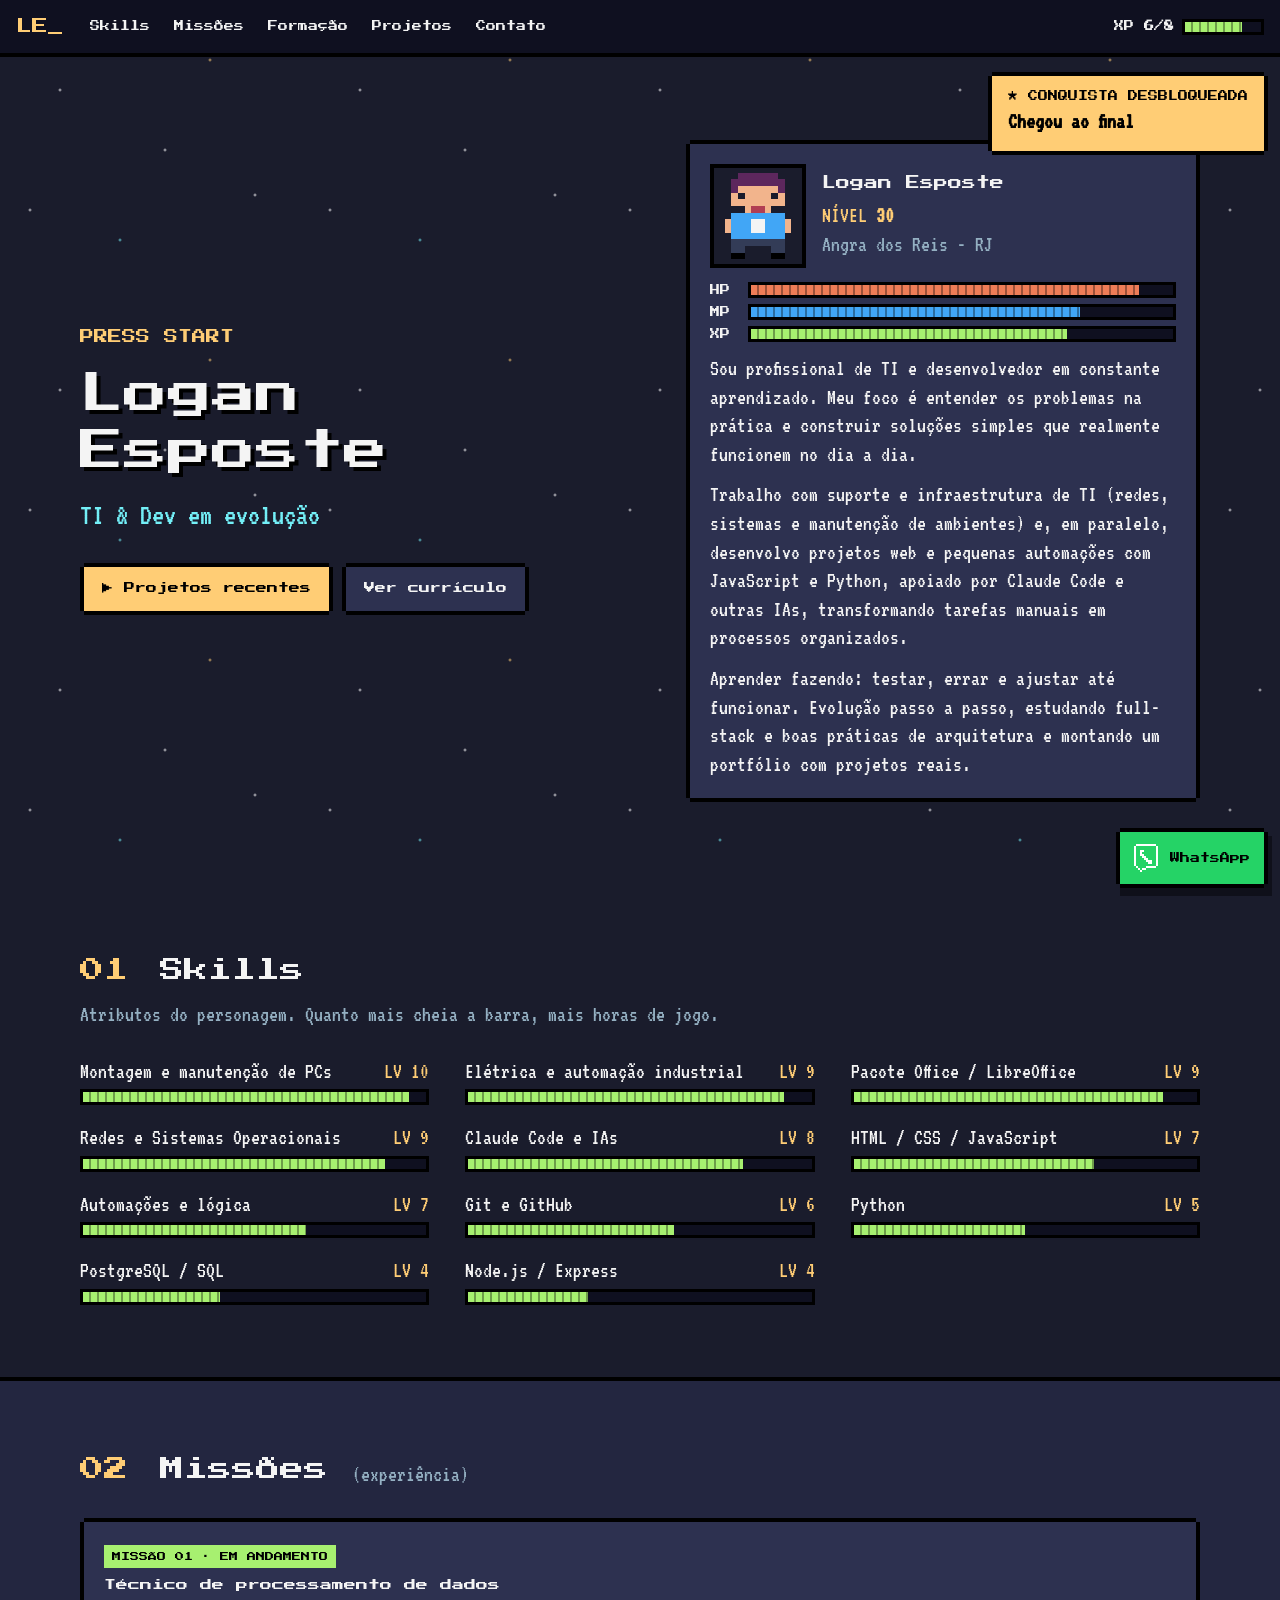
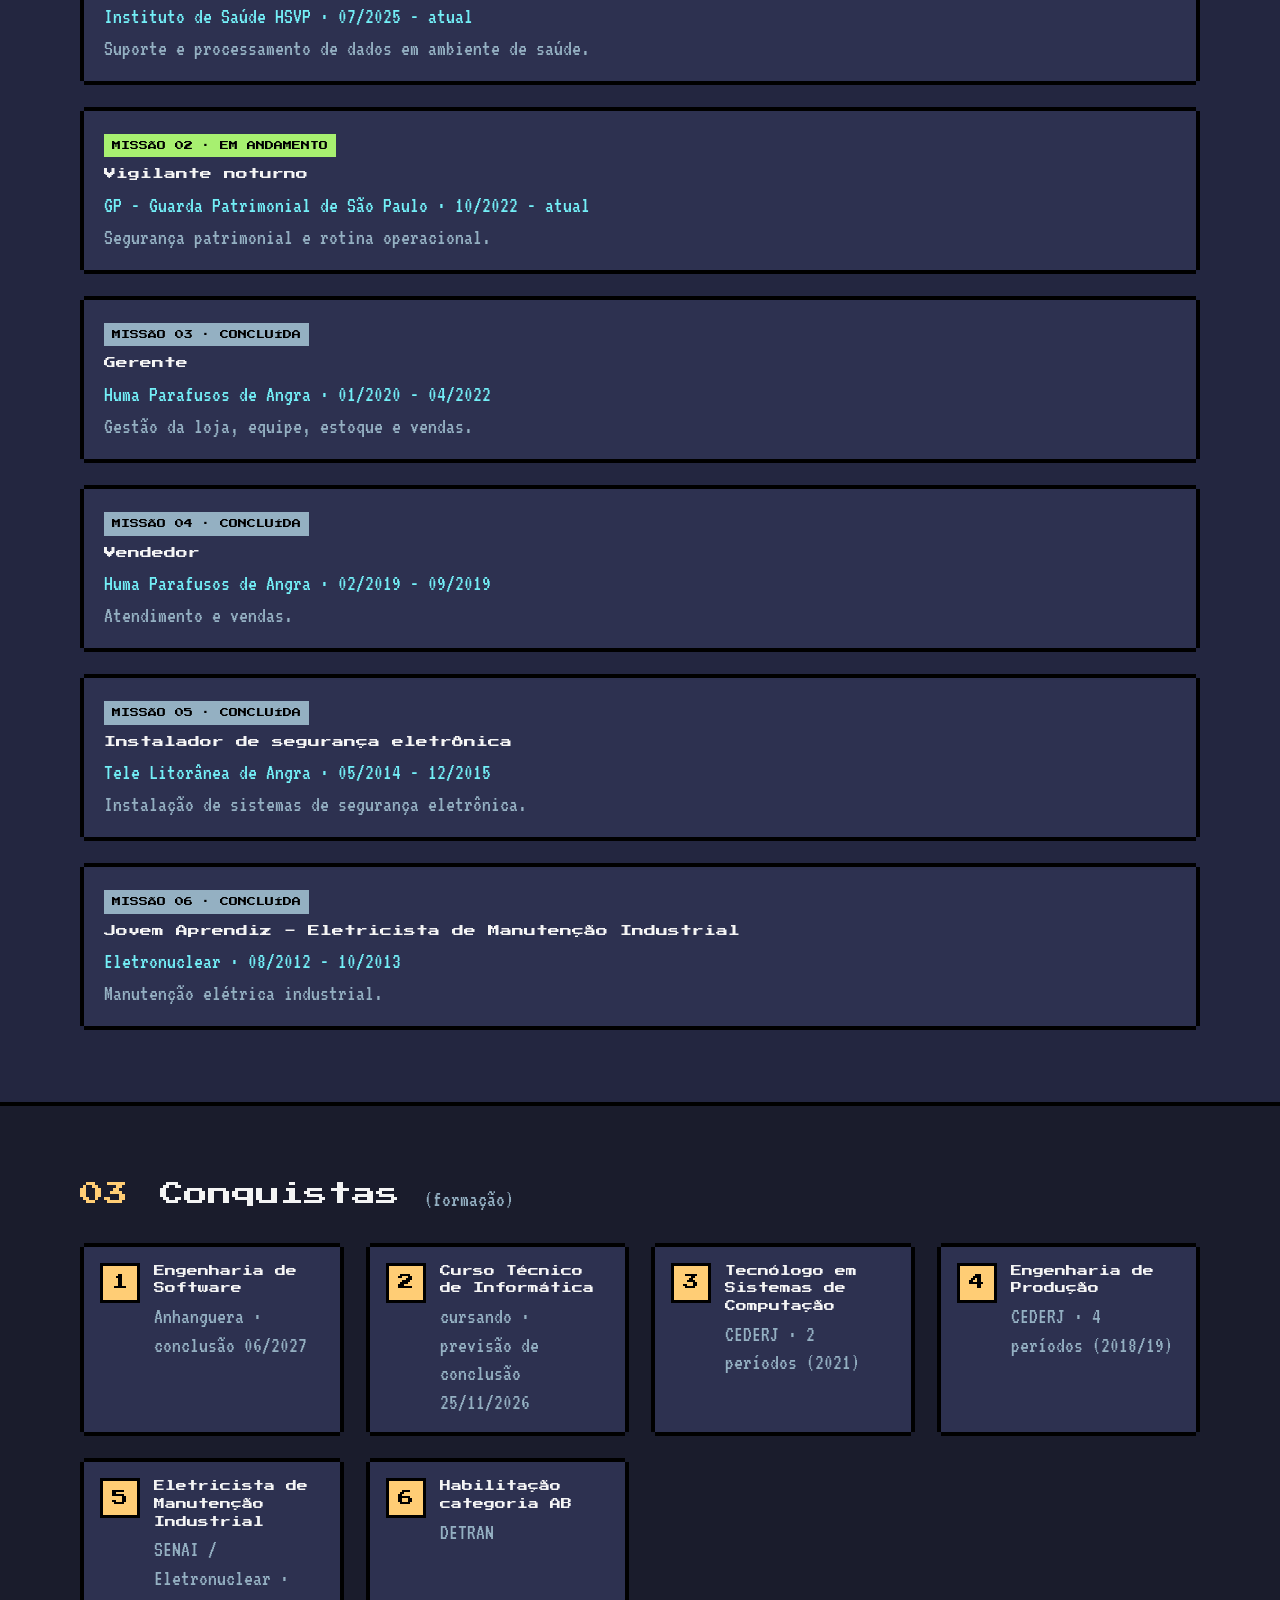
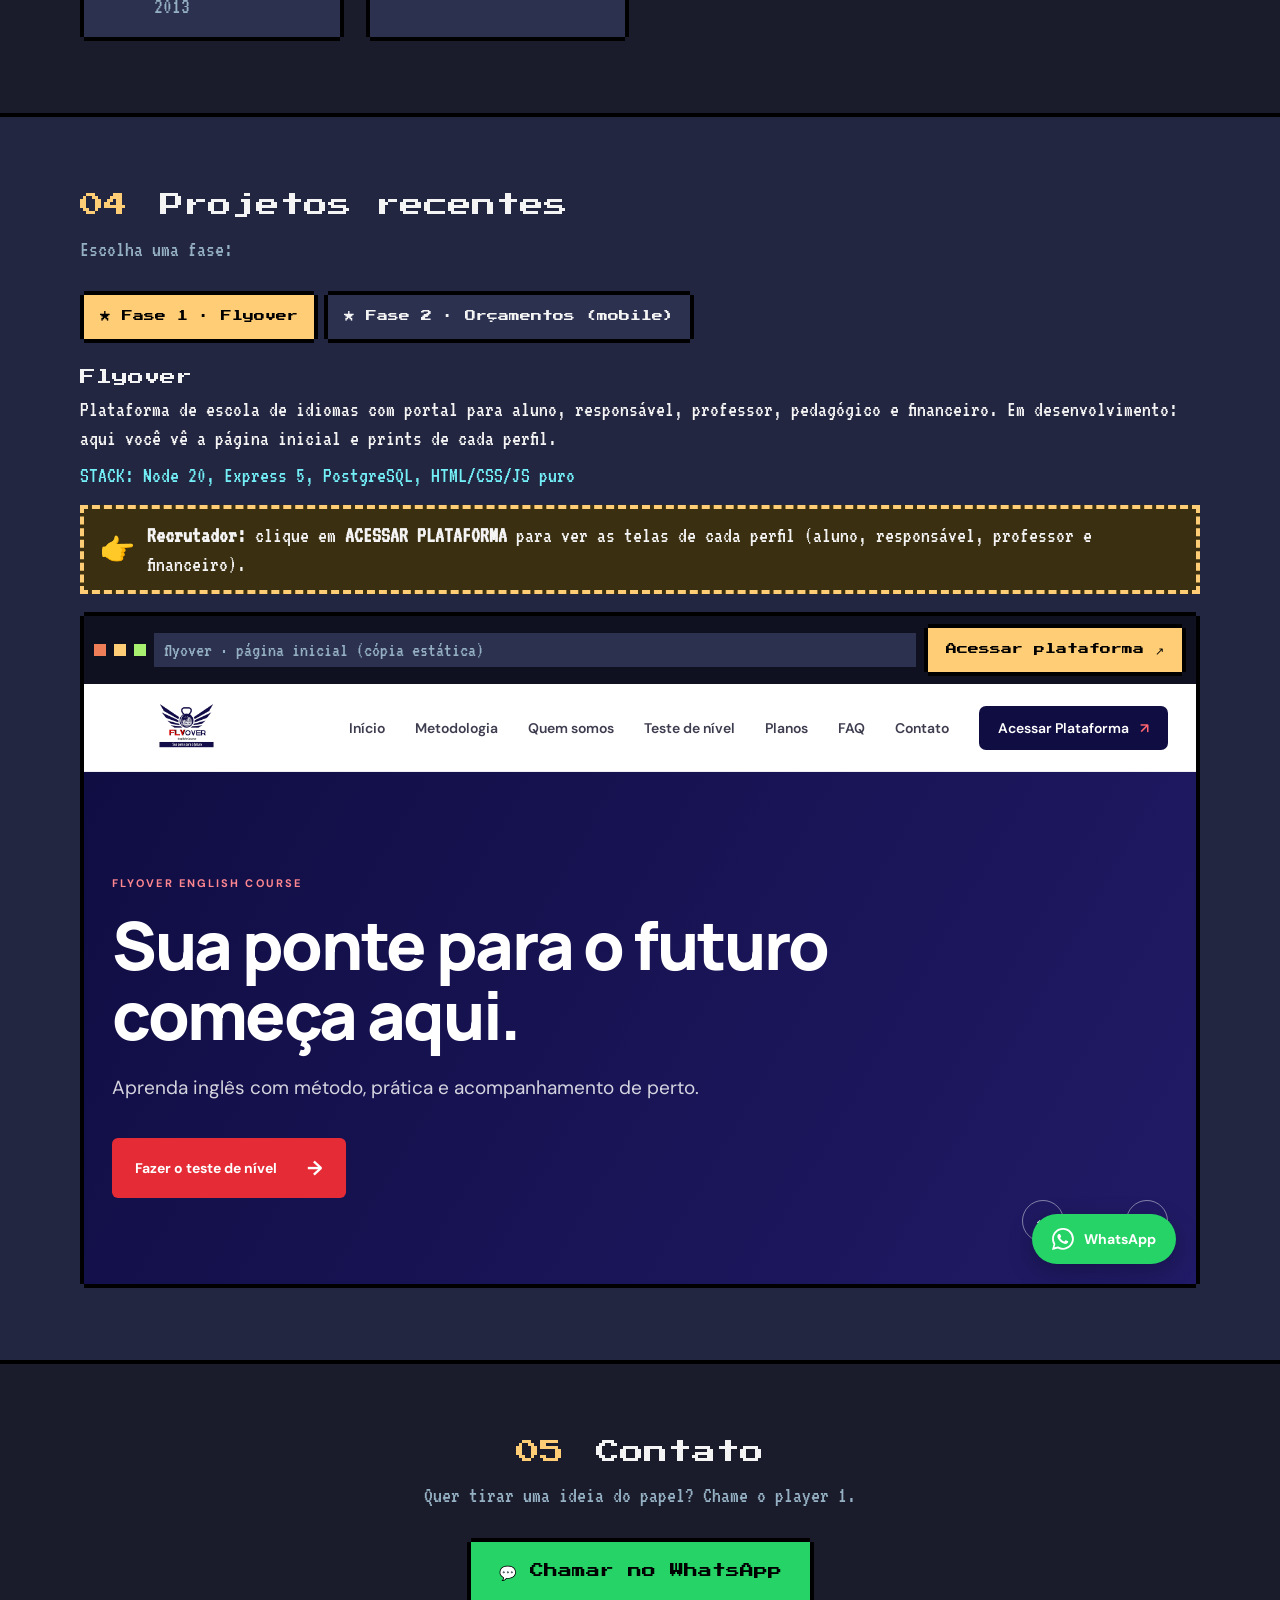
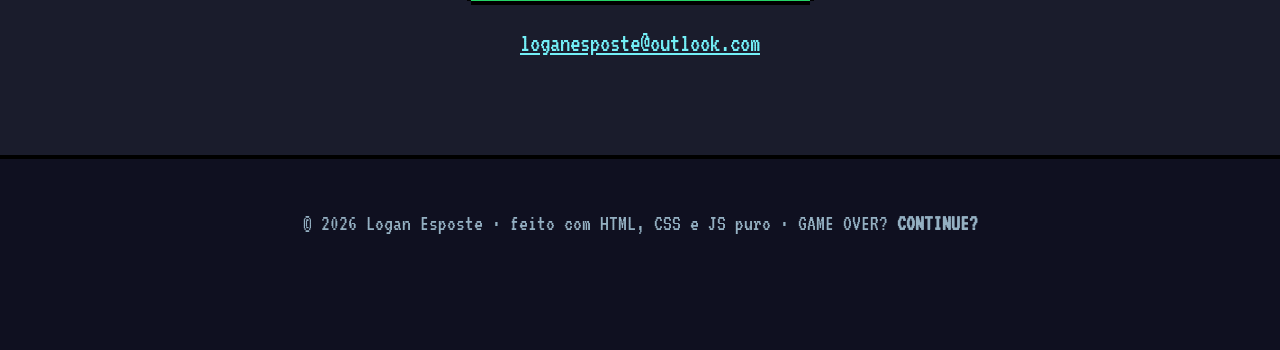
<file: index.html>
<!doctype html>
<html lang="pt-BR">
<head>
  <meta charset="utf-8">
  <meta name="viewport" content="width=device-width, initial-scale=1">
  <title>Logan Esposte | Portfólio</title>
  <meta name="description" content="Currículo e portfólio de Logan Esposte, em formato de jogo 8 bits.">
  <link rel="icon" href="data:image/svg+xml,%3Csvg xmlns='http://www.w3.org/2000/svg' viewBox='0 0 8 8'%3E%3Crect width='8' height='8' fill='%231a1c2c'/%3E%3Crect x='1' y='1' width='6' height='6' fill='%23ffcd75'/%3E%3Crect x='2' y='2' width='1' height='1' fill='%231a1c2c'/%3E%3Crect x='5' y='2' width='1' height='1' fill='%231a1c2c'/%3E%3C/svg%3E">
  <link rel="preconnect" href="https://fonts.googleapis.com">
  <link rel="preconnect" href="https://fonts.gstatic.com" crossorigin>
  <link href="https://fonts.googleapis.com/css2?family=Press+Start+2P&family=VT323&display=swap" rel="stylesheet">
  <link rel="stylesheet" href="css/pixel.css">
</head>
<body>
  <header class="hud" id="hud">
    <a class="hud__logo" href="#inicio" aria-label="Início">LE<span>_</span></a>
    <nav class="hud__nav" id="nav" aria-label="Seções">
      <a href="#skills">Skills</a>
      <a href="#missoes">Missões</a>
      <a href="#conquistas">Formação</a>
      <a href="#projetos">Projetos</a>
      <a href="#contato">Contato</a>
    </nav>
    <div class="hud__xp" title="Conquistas desbloqueadas">
      <span class="hud__xp-label">XP <b id="xpTxt">0/8</b></span>
      <span class="bar"><span class="bar__fill" id="xpFill" style="width:0%"></span></span>
    </div>
  </header>

  <main>
    <!-- INÍCIO -->
    <section class="hero" id="inicio" data-ach="inicio">
      <div class="hero__stars" aria-hidden="true"></div>
      <div class="container hero__grid">
        <div class="hero__text">
          <p class="blink press">PRESS START</p>
          <h1 id="hNome">Logan Esposte</h1>
          <p class="hero__title" id="hTitulo"></p>
          <div class="hero__cta">
            <a class="btn btn--gold" href="#projetos">▶ Projetos recentes</a>
            <a class="btn" href="#missoes">Ver currículo</a>
          </div>
        </div>
        <div class="card char">
          <div class="char__head">
            <svg id="sprite" class="sprite" viewBox="0 0 12 13" shape-rendering="crispEdges" aria-hidden="true"></svg>
            <div>
              <h2 class="char__name" id="cNome"></h2>
              <p class="char__lvl">NÍVEL <b id="cNivel"></b></p>
              <p class="char__loc" id="cLocal"></p>
            </div>
          </div>
          <div class="stat"><span>HP</span><span class="bar bar--hp"><span class="bar__fill" style="width:92%"></span></span></div>
          <div class="stat"><span>MP</span><span class="bar bar--mp"><span class="bar__fill" style="width:78%"></span></span></div>
          <div class="stat"><span>XP</span><span class="bar"><span class="bar__fill" id="cXp" style="width:0%"></span></span></div>
          <div class="prose" id="cSobre"></div>
        </div>
      </div>
    </section>

    <!-- SKILLS -->
    <section class="section" id="skills" data-ach="skills">
      <div class="container">
        <h2 class="title"><span>01</span> Skills</h2>
        <p class="lead">Atributos do personagem. Quanto mais cheia a barra, mais horas de jogo.</p>
        <div class="skills" id="skillsList"></div>
      </div>
    </section>

    <!-- MISSÕES -->
    <section class="section section--alt" id="missoes" data-ach="missoes">
      <div class="container">
        <h2 class="title"><span>02</span> Missões <small>(experiência)</small></h2>
        <ol class="quests" id="questList"></ol>
      </div>
    </section>

    <!-- CONQUISTAS -->
    <section class="section" id="conquistas" data-ach="formacao">
      <div class="container">
        <h2 class="title"><span>03</span> Conquistas <small>(formação)</small></h2>
        <div class="badges" id="badgeList"></div>
      </div>
    </section>

    <!-- PROJETOS -->
    <section class="section section--alt" id="projetos" data-ach="projetos">
      <div class="container">
        <h2 class="title"><span>04</span> Projetos recentes</h2>
        <p class="lead">Escolha uma fase:</p>
        <div class="tabs" role="tablist">
          <button class="tab is-active" role="tab" id="tabFlyover" aria-controls="panelFlyover" aria-selected="true" data-tab="flyover">★ Fase 1 · Flyover</button>
          <button class="tab" role="tab" id="tabOrc" aria-controls="panelOrc" aria-selected="false" data-tab="orcamentos">★ Fase 2 · Orçamentos (mobile)</button>
        </div>

        <!-- FLYOVER -->
        <div class="panel" id="panelFlyover" role="tabpanel" aria-labelledby="tabFlyover">
          <div class="proj-info">
            <h3 id="fTitulo"></h3>
            <p id="fDesc"></p>
            <p class="stack" id="fStack"></p>
          </div>
          <div class="hint">
            <span class="hint__arrow" aria-hidden="true">👉</span>
            <span><b>Recrutador:</b> clique em <b>ACESSAR PLATAFORMA</b> para ver as telas de cada perfil (aluno, responsável, professor e financeiro).</span>
          </div>
          <div class="browser">
            <div class="browser__bar">
              <i></i><i></i><i></i>
              <span class="browser__url">flyover · página inicial (cópia estática)</span>
              <button class="btn btn--gold btn--pulse" id="btnPlataforma" type="button">Acessar plataforma ↗</button>
            </div>
            <iframe class="browser__frame" title="Página inicial do Flyover" src="assets/flyover-home/index.html" loading="lazy"></iframe>
          </div>
        </div>

        <!-- ORÇAMENTOS -->
        <div class="panel" id="panelOrc" role="tabpanel" aria-labelledby="tabOrc" hidden>
          <div class="orc">
            <div class="phone" aria-label="Moldura de celular">
              <div class="phone__notch"></div>
              <img class="phone__screen" id="orcImg" alt="Tela do sistema de orçamentos">
              <div class="phone__home"></div>
            </div>
            <div class="card orc__info">
              <h3 id="oTitulo"></h3>
              <p id="oDesc"></p>
              <p class="stack" id="oStack"></p>
              <div class="cred">
                <p class="cred__title">▼ Escolha uma tela</p>
                <div class="screens" id="orcLista"></div>
                <p class="cred__note" id="orcCap"></p>
              </div>
              <p class="mobile-note">📱 Pensado para celular: o sistema aparece no tamanho de um smartphone de propósito.</p>
            </div>
          </div>
        </div>
      </div>
    </section>

    <!-- CONTATO -->
    <section class="section" id="contato" data-ach="contato">
      <div class="container contact">
        <h2 class="title"><span>05</span> Contato</h2>
        <p class="lead">Quer tirar uma ideia do papel? Chame o player 1.</p>
        <a class="btn btn--wa btn--lg" id="waBig" target="_blank" rel="noopener">💬 Chamar no WhatsApp</a>
        <p><a class="mail" id="mail"></a></p>
      </div>
    </section>
  </main>

  <footer class="footer">
    <p>© <span id="ano"></span> Logan Esposte · feito com HTML, CSS e JS puro · GAME OVER? <b class="blink">CONTINUE?</b></p>
  </footer>

  <a class="wa-float" id="waFloat" target="_blank" rel="noopener" aria-label="Chamar no WhatsApp">
    <svg viewBox="0 0 16 16" shape-rendering="crispEdges" aria-hidden="true"><path fill="#fff" d="M3 1h10v1h1v10h-1v1H8v1H6v1H5v-1H4v-1H3v-1H2V2h1z"/><path fill="#25d366" d="M3 2h10v10H8v1H6v1H5v-1H4v-1H3z"/><path fill="#fff" d="M5 4h2v1H6v1h1v1h1v1h1v1h1V9h1v2h-2V10H8V9H7V8H6V7H5z"/></svg>
    <span>WhatsApp</span>
  </a>

  <!-- Camada de janelas (Flyover) -->
  <div class="winlayer" id="winLayer" aria-live="polite"></div>
  <div class="dock" id="dock" hidden></div>
  <div class="toast" id="toast" role="status" hidden></div>

  <script type="module" src="js/game.js"></script>
</body>
</html>
</file>
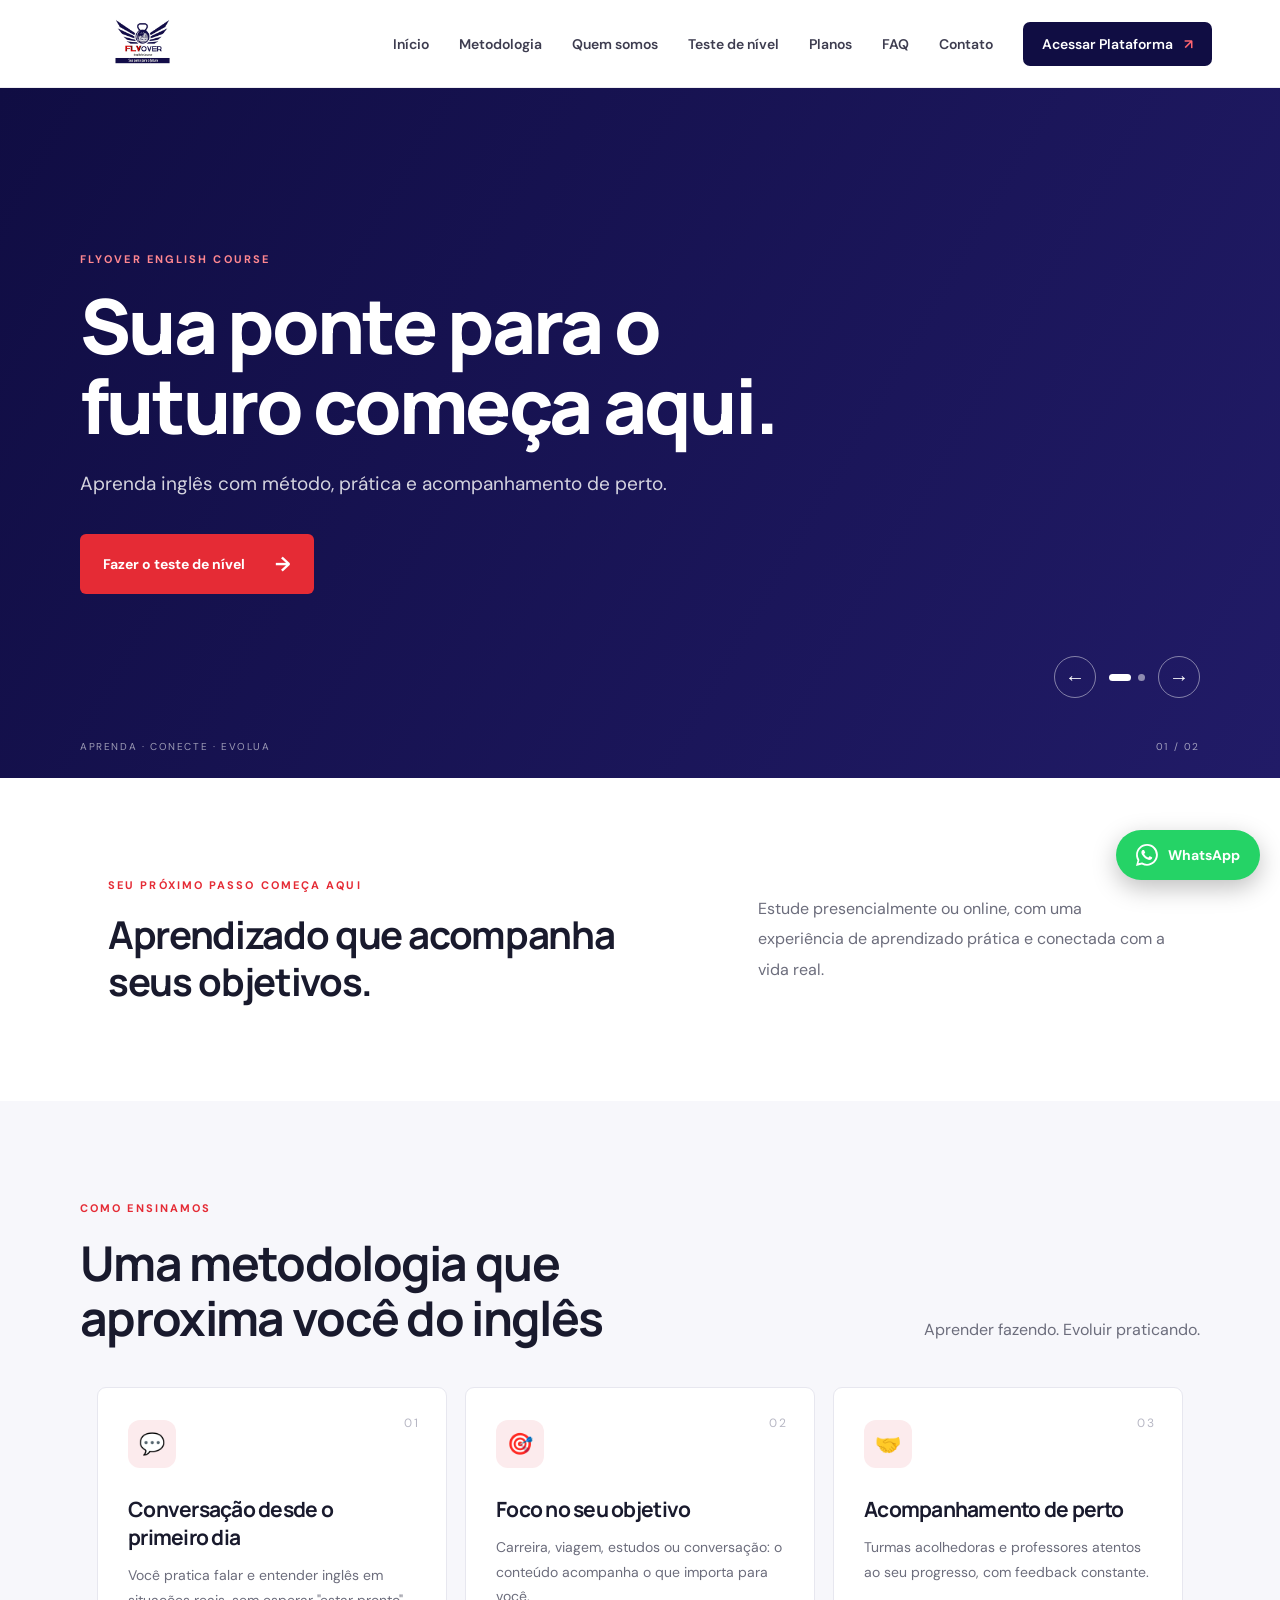
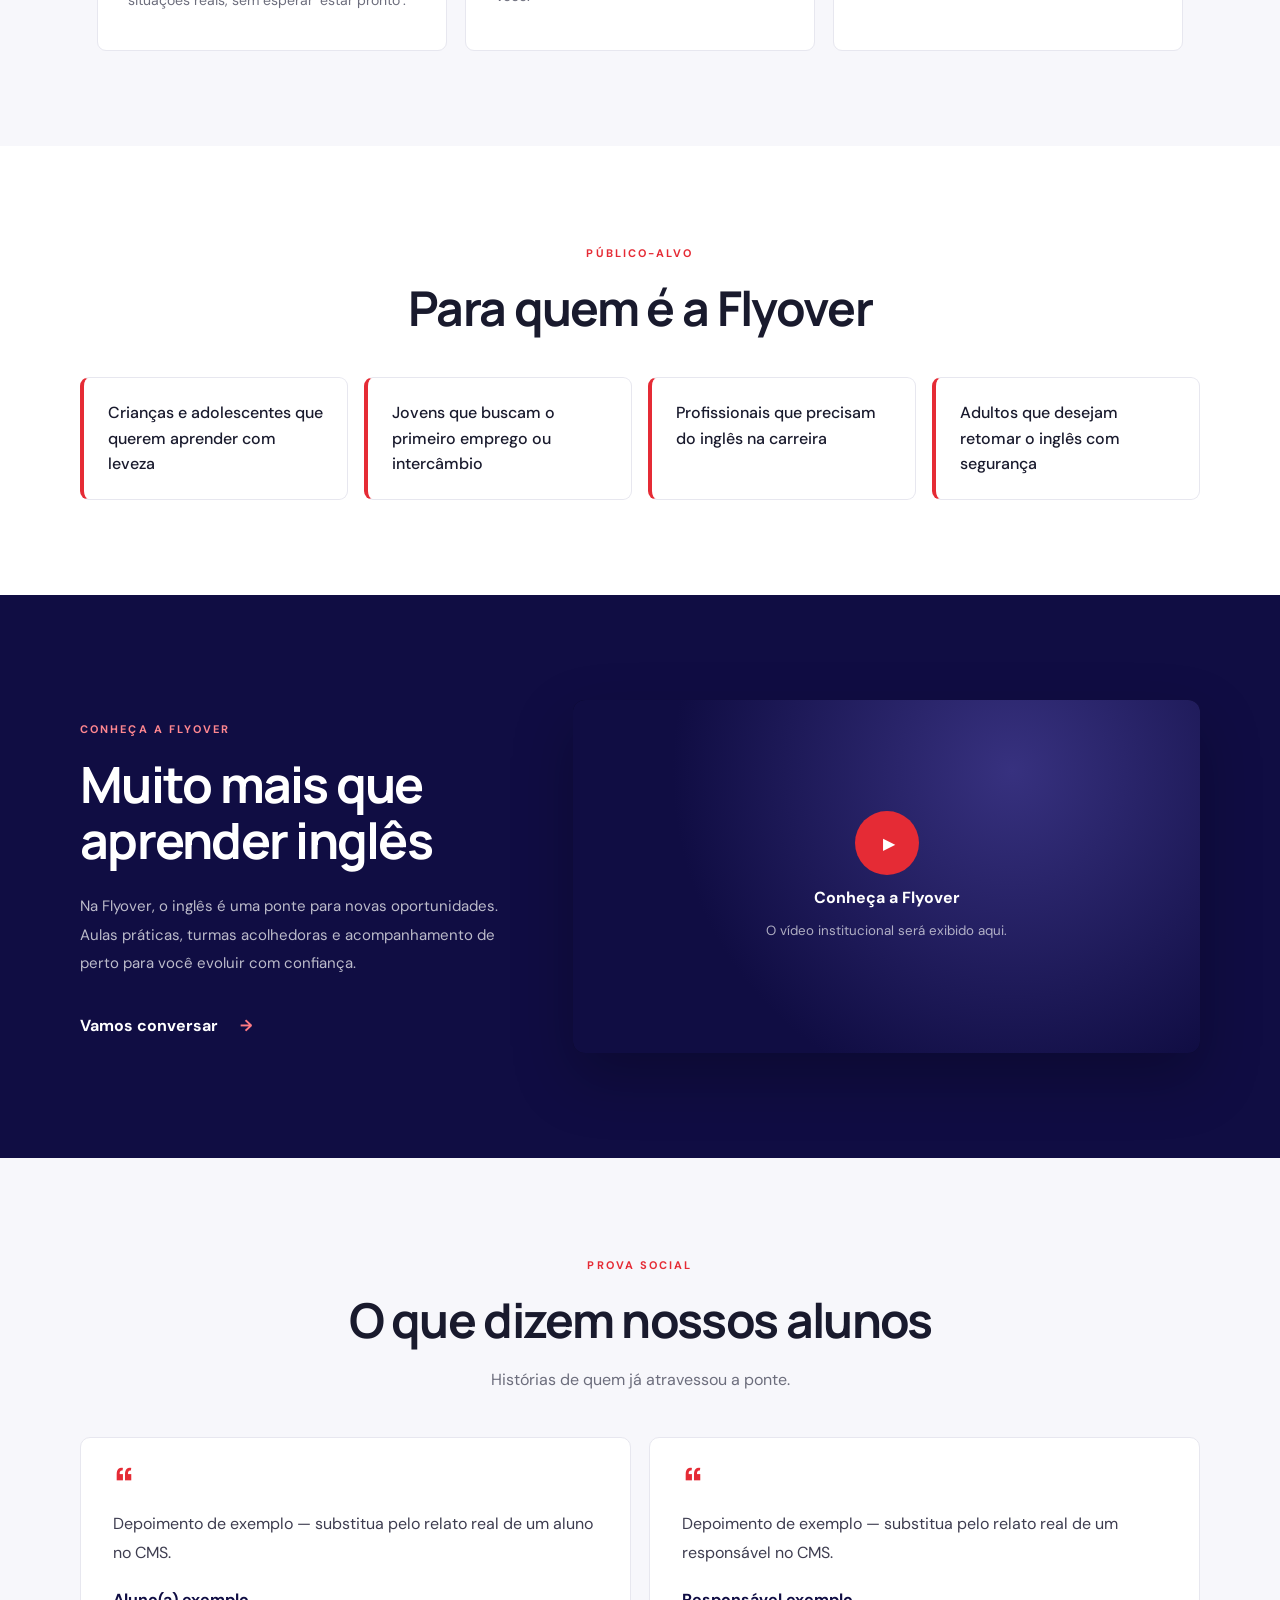
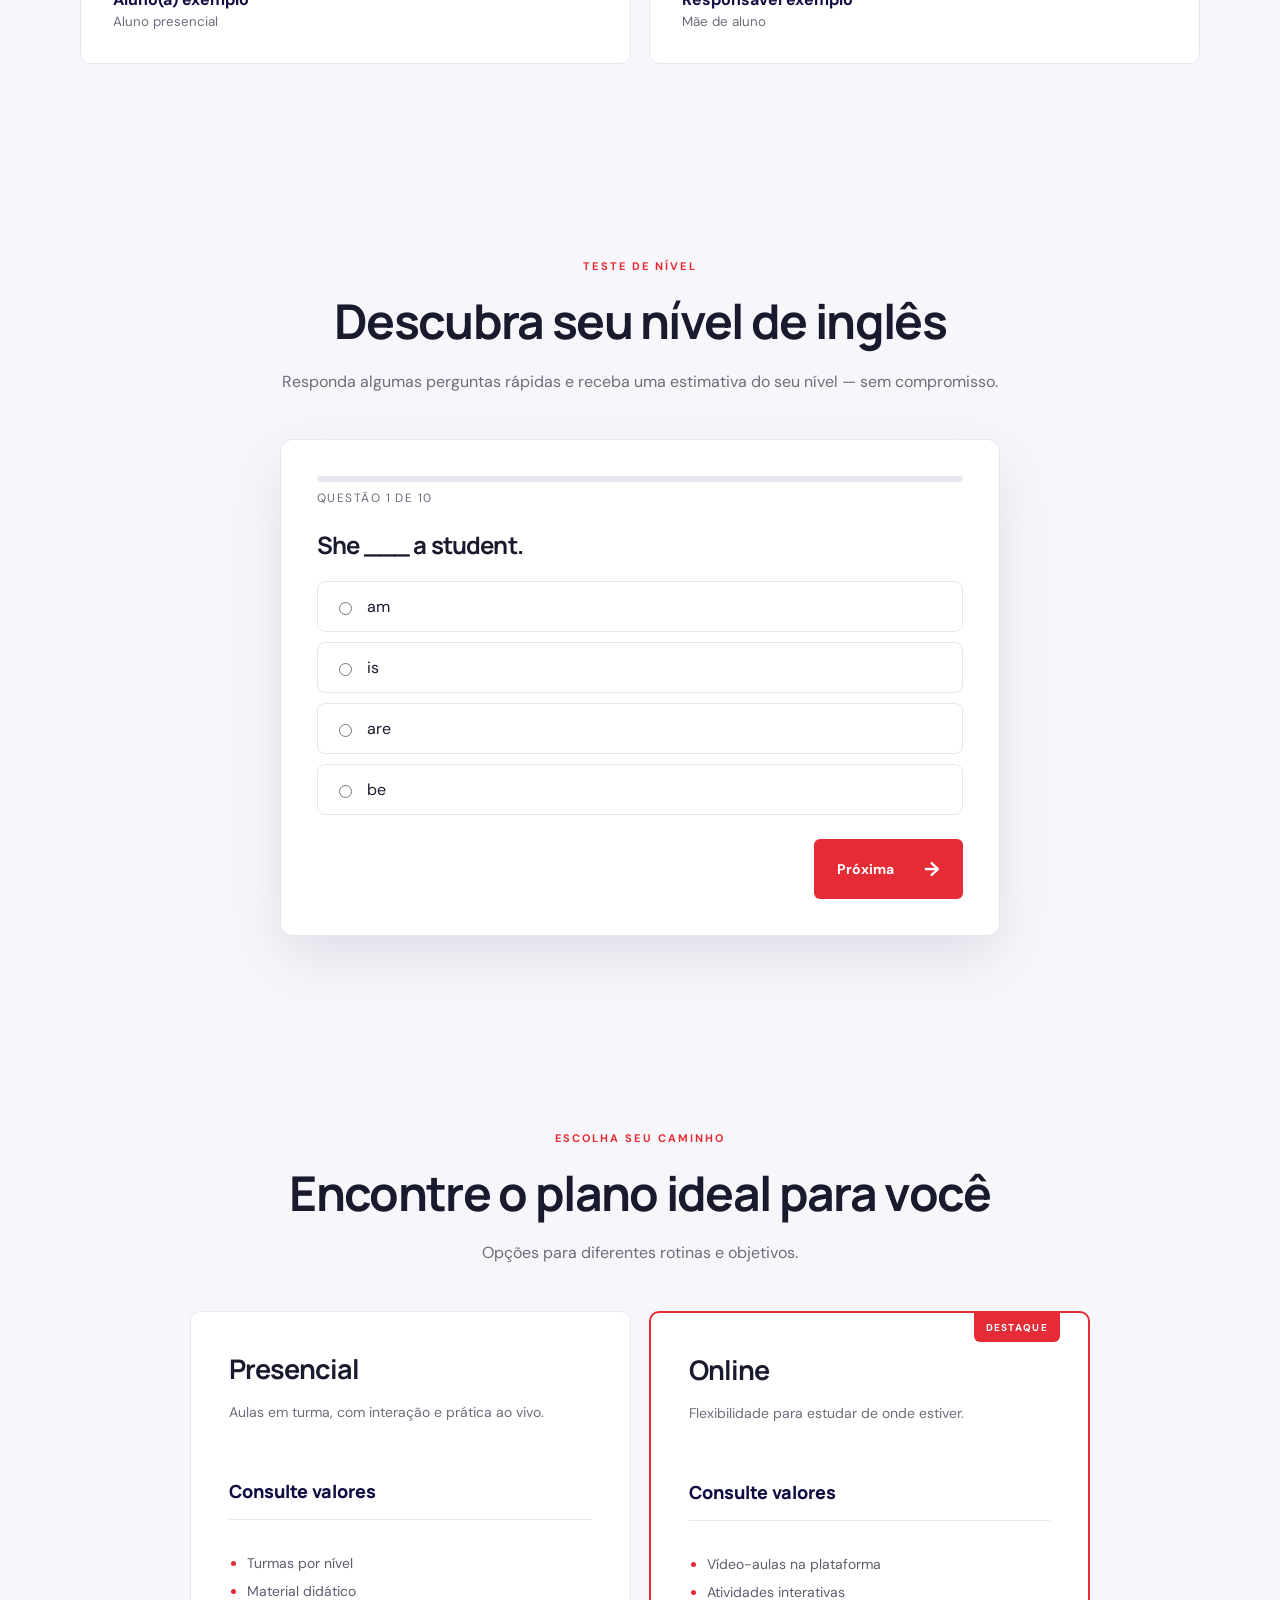
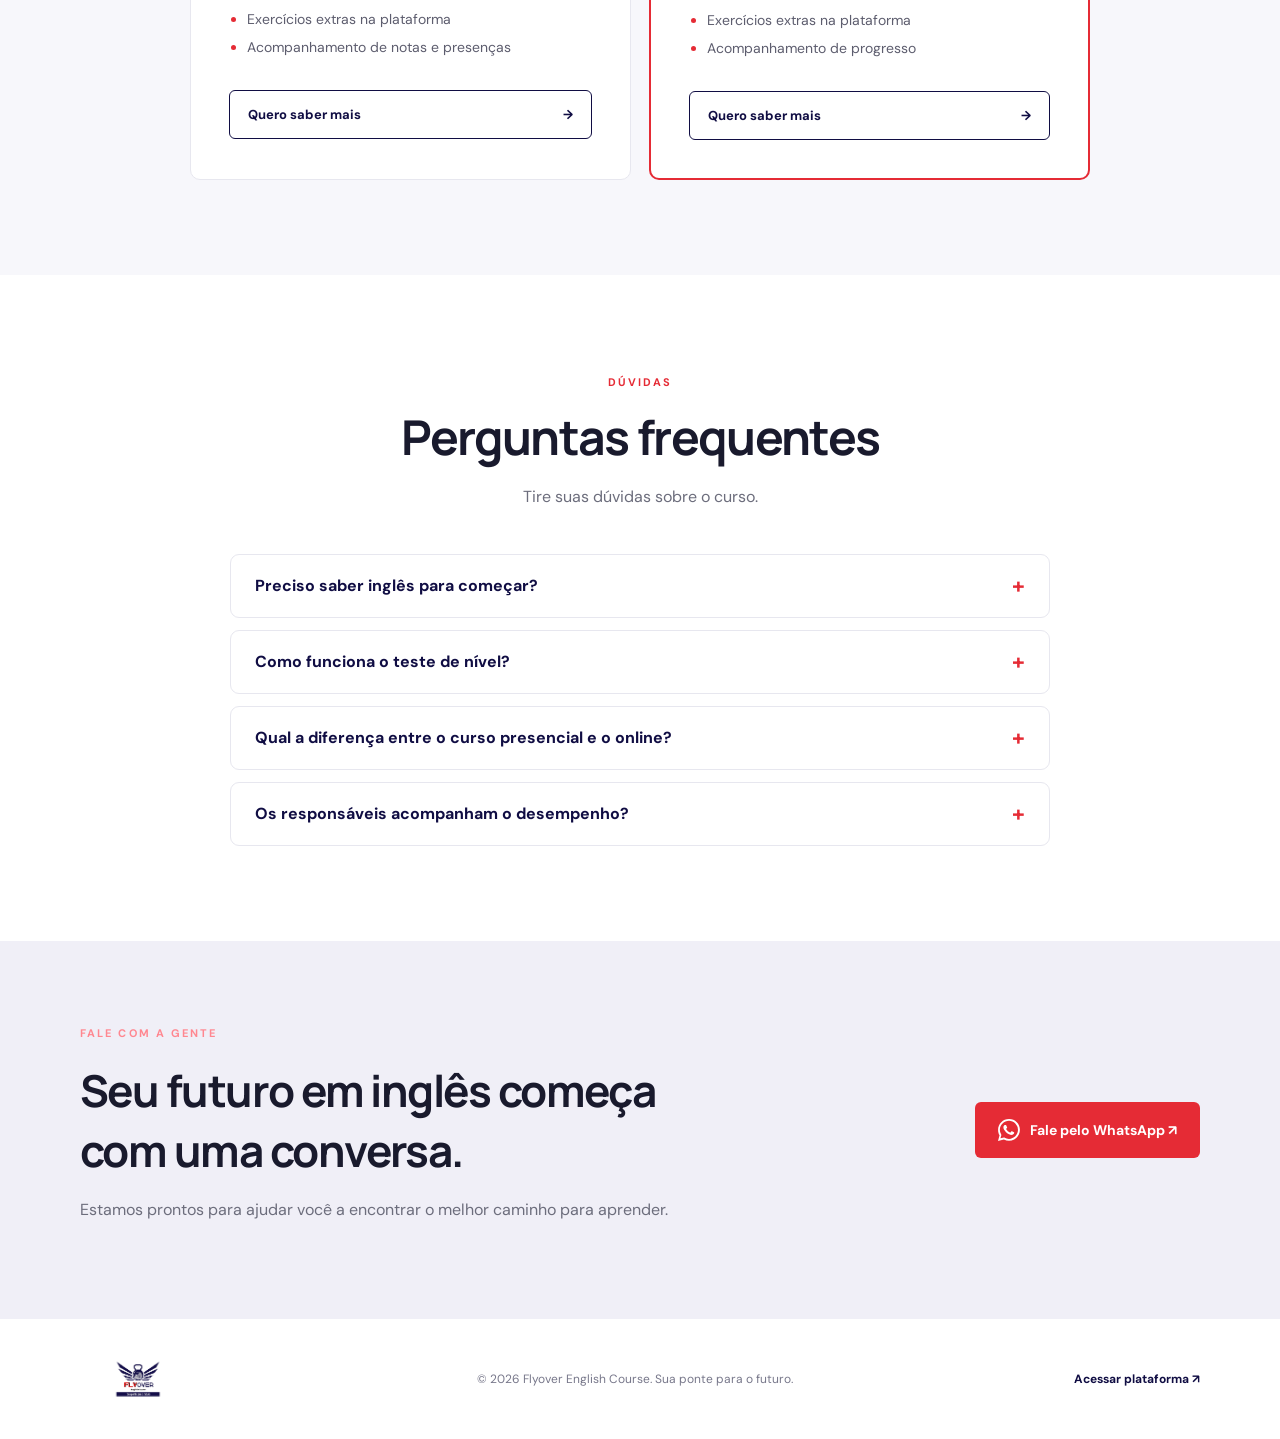
<file: assets/flyover-home/index.html>
<!doctype html>
<html lang="pt-BR"><head>
    <meta charset="utf-8">
    <meta name="viewport" content="width=device-width, initial-scale=1">
    <meta name="description" content="Flyover English Course — sua ponte para o futuro.">
    <title>Flyover English | Sua ponte para o futuro</title>
    <link rel="preconnect" href="https://fonts.googleapis.com">
    <link rel="preconnect" href="https://fonts.gstatic.com" crossorigin="">
    <link href="https://fonts.googleapis.com/css2?family=DM+Sans:wght@400;500;600;700&amp;family=Manrope:wght@400;500;600;700;800&amp;display=swap" rel="stylesheet">
    <link rel="stylesheet" href="site.css">
  </head>
  <body>
    <header class="site-header">
      <div class="nav-wrap">
        <a class="brand" href="#inicio"><img src="logo-flyover.webp" alt="Flyover English Course"></a>
        <button class="menu-toggle" aria-label="Abrir menu" aria-expanded="false">☰</button>
        <nav class="main-nav">
          <a href="#inicio">Início</a>
          <a href="#metodologia">Metodologia</a>
          <a href="#quem-somos">Quem somos</a>
          <a href="#nivelamento">Teste de nível</a>
          <a href="#planos">Planos</a>
          <a href="#faq">FAQ</a>
          <a href="#contato">Contato</a>
          <a class="nav-login" href="#acessar-plataforma" data-acessar="1">Acessar Plataforma <span>↗</span></a>
        </nav>
      </div>
    </header>

    <main id="conteudo-site"><section class="hero" id="inicio"><div class="hero-slides"><article class="hero-slide is-active"><div class="hero-inner"><span class="eyebrow">FLYOVER ENGLISH COURSE</span><h1>Sua ponte para o futuro começa aqui.</h1><p>Aprenda inglês com método, prática e acompanhamento de perto.</p><a class="btn-primary" href="#nivelamento">Fazer o teste de nível <span>→</span></a></div></article><article class="hero-slide"><div class="hero-inner"><span class="eyebrow">FLYOVER ENGLISH COURSE</span><h1>Presencial ou online, no seu ritmo.</h1><p>Escolha o formato que cabe na sua rotina e evolua com a Flyover.</p><a class="btn-primary" href="#planos">Conhecer os planos <span>→</span></a></div></article></div><div class="slider-controls"><button type="button" aria-label="Slide anterior">←</button><div class="slider-dots"><button type="button" aria-label="Ir para slide 1" class="active"></button><button type="button" aria-label="Ir para slide 2"></button></div><button type="button" aria-label="Próximo slide">→</button></div><div class="hero-bottom"><span>APRENDA · CONECTE · EVOLUA</span><span>01 / 02</span></div></section><section class="intro-strip"><div><span class="eyebrow dark">SEU PRÓXIMO PASSO COMEÇA AQUI</span><h2>Aprendizado que acompanha seus objetivos.</h2></div><p>Estude presencialmente ou online, com uma experiência de aprendizado prática e conectada com a vida real.</p></section><section class="section section-method" id="metodologia"><div class="section-heading"><div><span class="eyebrow dark">COMO ENSINAMOS</span><h2>Uma metodologia que aproxima você do inglês</h2></div><p>Aprender fazendo. Evoluir praticando.</p></div><div class="method-grid"><article class="method-card"><div class="card-index">01</div><div class="method-icon">💬</div><h3>Conversação desde o primeiro dia</h3><p>Você pratica falar e entender inglês em situações reais, sem esperar "estar pronto".</p></article><article class="method-card"><div class="card-index">02</div><div class="method-icon">🎯</div><h3>Foco no seu objetivo</h3><p>Carreira, viagem, estudos ou conversação: o conteúdo acompanha o que importa para você.</p></article><article class="method-card"><div class="card-index">03</div><div class="method-icon">🤝</div><h3>Acompanhamento de perto</h3><p>Turmas acolhedoras e professores atentos ao seu progresso, com feedback constante.</p></article></div></section><section class="section" id="publico"><div class="section-heading centralizado"><div><span class="eyebrow dark">PÚBLICO-ALVO</span><h2>Para quem é a Flyover</h2></div></div><ul class="publico-lista"><li>Crianças e adolescentes que querem aprender com leveza</li><li>Jovens que buscam o primeiro emprego ou intercâmbio</li><li>Profissionais que precisam do inglês na carreira</li><li>Adultos que desejam retomar o inglês com segurança</li></ul></section><section class="about-section" id="quem-somos"><div class="about-copy"><span class="eyebrow">CONHEÇA A FLYOVER</span><h2>Muito mais que aprender inglês</h2><p>Na Flyover, o inglês é uma ponte para novas oportunidades.<br>Aulas práticas, turmas acolhedoras e acompanhamento de perto para você evoluir com confiança.</p><a class="text-link" href="#contato">Vamos conversar <span>→</span></a></div><div class="video-wrap"><div class="video-placeholder"><span class="play-icon">▶</span><strong>Conheça a Flyover</strong><small>O vídeo institucional será exibido aqui.</small></div></div></section><section class="section section-alt" id="depoimentos"><div class="section-heading centralizado"><div><span class="eyebrow dark">PROVA SOCIAL</span><h2>O que dizem nossos alunos</h2></div><p>Histórias de quem já atravessou a ponte.</p></div><div class="depoimentos-grid"><figure class="depoimento"><blockquote>Depoimento de exemplo — substitua pelo relato real de um aluno no CMS.</blockquote><figcaption><strong>Aluno(a) exemplo</strong><small>Aluno presencial</small></figcaption></figure><figure class="depoimento"><blockquote>Depoimento de exemplo — substitua pelo relato real de um responsável no CMS.</blockquote><figcaption><strong>Responsável exemplo</strong><small>Mãe de aluno</small></figcaption></figure></div></section><section class="section section-alt" id="nivelamento"><div class="section-heading centralizado"><div><span class="eyebrow dark">TESTE DE NÍVEL</span><h2>Descubra seu nível de inglês</h2></div><p>Responda algumas perguntas rápidas e receba uma estimativa do seu nível — sem compromisso.</p></div><div class="nivelamento-box"><div class="nivelamento-progresso"><div style="width:0%"></div></div><div class="nivelamento-passo">QUESTÃO 1 DE 10</div><h3>She ___ a student.</h3><div class="opcoes" role="radiogroup"><label class="opcao"><input type="radio" name="opcao" value="0">am</label><label class="opcao"><input type="radio" name="opcao" value="1">is</label><label class="opcao"><input type="radio" name="opcao" value="2">are</label><label class="opcao"><input type="radio" name="opcao" value="3">be</label></div><p class="erro-form" hidden=""></p><div style="display:flex;gap:12px;justify-content:space-between"><span></span><button type="button" class="btn-primary">Próxima <span>→</span></button></div></div></section><section class="section plans-section" id="planos"><div class="section-heading centralizado"><div><span class="eyebrow dark">ESCOLHA SEU CAMINHO</span><h2>Encontre o plano ideal para você</h2></div><p>Opções para diferentes rotinas e objetivos.</p></div><div class="plans-grid"><article class="plan-card"><h3>Presencial</h3><p>Aulas em turma, com interação e prática ao vivo.</p><div class="price-label">Consulte valores</div><ul><li>Turmas por nível</li><li>Material didático</li><li>Exercícios extras na plataforma</li><li>Acompanhamento de notas e presenças</li></ul><a class="btn-outline" href="#contato">Quero saber mais <span>→</span></a></article><article class="plan-card featured"><span class="plan-tag">DESTAQUE</span><h3>Online</h3><p>Flexibilidade para estudar de onde estiver.</p><div class="price-label">Consulte valores</div><ul><li>Vídeo-aulas na plataforma</li><li>Atividades interativas</li><li>Exercícios extras na plataforma</li><li>Acompanhamento de progresso</li></ul><a class="btn-outline" href="#contato">Quero saber mais <span>→</span></a></article></div></section><section class="section" id="faq"><div class="section-heading centralizado"><div><span class="eyebrow dark">DÚVIDAS</span><h2>Perguntas frequentes</h2></div><p>Tire suas dúvidas sobre o curso.</p></div><div class="faq-lista"><details class="faq-item"><summary>Preciso saber inglês para começar?</summary><p>Não. Temos turmas para todos os níveis, inclusive para quem está começando do zero.</p></details><details class="faq-item"><summary>Como funciona o teste de nível?</summary><p>São perguntas rápidas de múltipla escolha. Ao final, você recebe uma estimativa do seu nível e nossa equipe pode entrar em contato.</p></details><details class="faq-item"><summary>Qual a diferença entre o curso presencial e o online?</summary><p>No presencial você tem aulas em turma. No online, estuda pelas vídeo-aulas e atividades da plataforma, no seu ritmo. Ambos têm exercícios extras e acompanhamento.</p></details><details class="faq-item"><summary>Os responsáveis acompanham o desempenho?</summary><p>Sim. Responsáveis têm acesso a notas, observações pedagógicas e à parte financeira, conforme o perfil de acesso.</p></details></div></section><section class="contact-section" id="contato"><div><span class="eyebrow">FALE COM A GENTE</span><h2>Seu futuro em inglês começa com uma conversa.</h2><p>Estamos prontos para ajudar você a encontrar o melhor caminho para aprender.</p></div><div class="contact-actions"><a class="btn-primary btn-whatsapp" target="_blank" rel="noopener" href="https://wa.me/5524992708635"><span class="icone-whatsapp" aria-hidden="true"><svg viewBox="0 0 24 24" aria-hidden="true"><path d="M20.5 3.5A11.8 11.8 0 0 0 12 0C5.4 0 .1 5.3.1 11.9c0 2.1.5 4.1 1.6 5.9L0 24l6.4-1.7a11.9 11.9 0 0 0 5.6 1.4c6.6 0 11.9-5.3 11.9-11.9 0-3.2-1.2-6.2-3.4-8.3zM12 21.7c-1.8 0-3.6-.5-5.1-1.4l-.4-.2-3.800 1 1-3.700-.2-.4a9.800 9.800 0 0 1-1.500-5.200C2.100 6.500 6.600 2 12 2c2.600 0 5.100 1 6.900 2.900a9.700 9.700 0 0 1 2.900 6.900c0 5.400-4.400 9.900-9.800 9.900zm5.400-7.400c-.3-.1-1.800-.9-2-1s-.5-.1-.7.1-.8 1-1 1.200-.4.200-.7.100a8 8 0 0 1-4-3.500c-.3-.5.300-.5.900-1.600.1-.2.100-.4 0-.5l-.9-2.100c-.2-.6-.5-.5-.7-.5h-.6c-.2 0-.5.100-.8.400s-1 1-1 2.400 1 2.800 1.200 3 2 3.100 4.900 4.300c1.800.8 2.500.8 3.400.7.600-.1 1.800-.7 2-1.400s.3-1.300.2-1.400-.3-.2-.6-.3z"></path></svg></span>Fale pelo WhatsApp ↗</a></div></section></main>

    <footer class="site-footer">
      <img src="logo-flyover.webp" alt="Flyover English">
      <p>© <span id="ano">2026</span> Flyover English Course. Sua ponte para o futuro.</p>
      <a href="#acessar-plataforma" data-acessar="1">Acessar plataforma ↗</a>
    </footer>

    <div id="whatsapp-slot"><a class="whatsapp-flutuante" href="https://wa.me/5524992708635" target="_blank" rel="noopener" aria-label="Falar pelo WhatsApp"><span class="icone-whatsapp" aria-hidden="true"><svg viewBox="0 0 24 24" aria-hidden="true"><path d="M20.5 3.5A11.8 11.8 0 0 0 12 0C5.4 0 .1 5.3.1 11.9c0 2.1.5 4.1 1.6 5.9L0 24l6.4-1.7a11.9 11.9 0 0 0 5.6 1.4c6.6 0 11.9-5.3 11.9-11.9 0-3.2-1.2-6.2-3.4-8.3zM12 21.7c-1.8 0-3.6-.5-5.1-1.4l-.4-.2-3.800 1 1-3.700-.2-.4a9.800 9.800 0 0 1-1.500-5.200C2.100 6.500 6.600 2 12 2c2.600 0 5.100 1 6.900 2.900a9.700 9.700 0 0 1 2.900 6.900c0 5.400-4.400 9.900-9.800 9.900zm5.400-7.400c-.3-.1-1.800-.9-2-1s-.5-.1-.7.1-.8 1-1 1.200-.4.200-.7.100a8 8 0 0 1-4-3.500c-.3-.5.300-.5.900-1.600.1-.2.100-.4 0-.5l-.9-2.100c-.2-.6-.5-.5-.7-.5h-.6c-.2 0-.5.100-.8.400s-1 1-1 2.400 1 2.800 1.200 3 2 3.100 4.900 4.300c1.800.8 2.500.8 3.400.7.600-.1 1.800-.7 2-1.400s.3-1.300.2-1.400-.3-.2-.6-.3z"></path></svg></span><span>WhatsApp</span></a></div>
    
  

<script src="home.js"></script></body></html>
</file>
<file: css/pixel.css>
:root {
  --bg: #1a1c2c;
  --bg2: #232640;
  --panel: #2d3150;
  --line: #f4f4f4;
  --txt: #f4f4f4;
  --mut: #94b0c2;
  --gold: #ffcd75;
  --blue: #41a6f6;
  --cyan: #73eff7;
  --green: #a7f070;
  --red: #ef7d57;
  --wa: #25d366;
  --px: 4px;
  --f-title: 'Press Start 2P', 'Courier New', monospace;
  --f-body: 'VT323', 'Courier New', monospace;
}
* { box-sizing: border-box; }
html { scroll-behavior: smooth; scroll-padding-top: 76px; overflow-x: clip; max-width: 100%; }
img, iframe, svg { max-width: 100%; }
.hero__grid > *, .skills > *, .badges > *, .quests > * { min-width: 0; }
.title, h1, h2, h3, p, code { overflow-wrap: anywhere; }
@media (prefers-reduced-motion: reduce) { html { scroll-behavior: auto; } * { animation: none !important; transition: none !important; } }
body {
  margin: 0; background: var(--bg); color: var(--txt);
  font-family: var(--f-body); font-size: 22px; line-height: 1.3;
  image-rendering: pixelated; overflow-x: hidden; overflow-x: clip; max-width: 100%;
}
a { color: var(--cyan); }
h1, h2, h3, .press, .btn, .tab, .hud__nav a, .char__name { font-family: var(--f-title); font-weight: 400; }
.container { width: min(1120px, 100% - 32px); margin-inline: auto; }
.section { padding: 72px 0; }
.section--alt { background: var(--bg2); border-block: var(--px) solid #000; }

/* bordas "pixeladas" */
.card, .btn, .tab, .badge, .quest, .win, .browser, .phone, .cred {
  box-shadow: 0 calc(var(--px) * -1) 0 0 #000, 0 var(--px) 0 0 #000, calc(var(--px) * -1) 0 0 0 #000, var(--px) 0 0 0 #000;
}
.card { background: var(--panel); padding: 20px; margin: var(--px); }

/* HUD */
.hud { position: fixed; inset: 0 0 auto 0; z-index: 50; display: flex; align-items: center; gap: 16px; padding: 10px 16px; background: #0f1020; border-bottom: var(--px) solid #000; }
.hud__logo { font-family: var(--f-title); color: var(--gold); text-decoration: none; font-size: 16px; }
.hud__logo span { animation: blink 1s steps(2) infinite; }
.hud__nav { display: flex; gap: 4px; flex: 1; overflow-x: auto; scrollbar-width: none; }
.hud__nav a { color: var(--txt); text-decoration: none; font-size: 10px; padding: 10px 10px; white-space: nowrap; }
.hud__nav a:hover, .hud__nav a.is-on { background: var(--blue); color: #000; }
.hud__xp { display: flex; align-items: center; gap: 8px; font-family: var(--f-title); font-size: 10px; min-width: 150px; }
.hud__xp .bar { flex: 1; min-width: 70px; }

/* barras */
.bar { display: inline-block; height: 16px; background: #0f1020; border: 3px solid #000; flex: 1; position: relative; }
.bar__fill { display: block; height: 100%; background: var(--green); transition: width 1s steps(12);
  background-image: repeating-linear-gradient(90deg, transparent 0 6px, rgba(0,0,0,.35) 6px 8px); }
.bar--hp .bar__fill { background-color: var(--red); }
.bar--mp .bar__fill { background-color: var(--blue); }

/* botões */
.btn { display: inline-block; background: var(--panel); color: var(--txt); border: 0; padding: 14px 18px; margin: var(--px); font-size: 11px; line-height: 1.4; text-decoration: none; cursor: pointer; }
.btn:hover { background: var(--blue); color: #000; }
.btn:active { transform: translateY(var(--px)); }
.btn:focus-visible, .tab:focus-visible, a:focus-visible, button:focus-visible { outline: 3px dashed var(--gold); outline-offset: 3px; }
.btn--gold { background: var(--gold); color: #000; }
.btn--gold:hover { background: #fff; }
.btn--wa { background: var(--wa); color: #000; }
.btn--wa:hover { background: #5dff9d; }
.btn--lg { font-size: 14px; padding: 20px 28px; }
.btn--sm { font-size: 9px; padding: 8px 10px; }
.btn--pulse { animation: pulse 1.2s steps(2) infinite; }
@keyframes pulse { 50% { background: var(--green); } }
@keyframes blink { 50% { opacity: 0; } }
.blink { animation: blink 1s steps(2) infinite; }

/* hero */
.hero { position: relative; padding: 140px 0 80px; overflow: hidden; }
.hero__stars { position: absolute; inset: 0; background-image:
  radial-gradient(2px 2px at 20% 30%, #fff, transparent), radial-gradient(2px 2px at 70% 20%, var(--gold), transparent),
  radial-gradient(2px 2px at 40% 80%, var(--cyan), transparent), radial-gradient(2px 2px at 85% 65%, #fff, transparent),
  radial-gradient(2px 2px at 10% 70%, #fff, transparent), radial-gradient(2px 2px at 55% 50%, #fff, transparent);
  background-size: 300px 300px; opacity: .8; }
.hero__grid { position: relative; display: grid; grid-template-columns: 1.1fr 1fr; gap: 40px; align-items: center; }
.press { color: var(--gold); font-size: 14px; margin: 0 0 20px; }
.hero h1 { font-size: clamp(24px, 5vw, 44px); line-height: 1.3; margin: 0 0 16px; text-shadow: 4px 4px 0 #000; }
.hero__title { font-size: 30px; color: var(--cyan); margin: 0 0 28px; }
.char__head { display: flex; gap: 16px; align-items: center; margin-bottom: 14px; }
.sprite { width: 96px; height: 104px; background: var(--bg); border: 4px solid #000; padding: 4px; flex: none; }
.char__name { font-size: 14px; margin: 0 0 8px; line-height: 1.4; }
.char__lvl { margin: 0; color: var(--gold); }
.char__loc { margin: 0; color: var(--mut); }
.stat { display: flex; align-items: center; gap: 10px; margin: 6px 0; font-family: var(--f-title); font-size: 10px; }
.stat > span:first-child { width: 28px; }
.prose p { margin: 12px 0 0; }

/* títulos */
.title { font-size: clamp(16px, 3vw, 24px); margin: 0 0 12px; line-height: 1.4; }
.title span { color: var(--gold); margin-right: 8px; }
.title small { font-family: var(--f-body); font-size: 22px; color: var(--mut); }
.lead { color: var(--mut); margin: 0 0 28px; }

/* skills */
.skills { display: grid; grid-template-columns: repeat(auto-fit, minmax(min(300px, 100%), 1fr)); gap: 18px 36px; }
.skill__top { display: flex; justify-content: space-between; margin-bottom: 4px; }
.skill__lv { color: var(--gold); }
.skill .bar { display: block; }

/* missões */
.quests { list-style: none; padding: 0; margin: 28px 0 0; display: grid; gap: 22px; }
.quest { background: var(--panel); padding: 18px 20px; margin: var(--px); position: relative; }
.quest__tag { font-family: var(--f-title); font-size: 9px; display: inline-block; padding: 6px 8px; background: var(--green); color: #000; margin-bottom: 8px; }
.quest--done .quest__tag { background: var(--mut); }
.quest h3 { font-size: 12px; line-height: 1.6; margin: 0 0 6px; }
.quest__meta { color: var(--cyan); margin: 0; }
.quest__desc { color: var(--mut); margin: 4px 0 0; }

/* conquistas */
.badges { display: grid; grid-template-columns: repeat(auto-fill, minmax(min(260px, 100%), 1fr)); gap: 22px; margin-top: 28px; }
.badge { background: var(--panel); padding: 16px; margin: var(--px); display: flex; gap: 14px; align-items: flex-start; }
.badge__ico { width: 40px; height: 40px; flex: none; background: var(--gold); color: #000; display: grid; place-items: center; font-family: var(--f-title); font-size: 16px; border: 3px solid #000; }
.badge h3 { font-size: 11px; line-height: 1.6; margin: 0 0 4px; }
.badge p { margin: 0; color: var(--mut); }

/* projetos */
.tabs { display: flex; flex-wrap: wrap; gap: 6px; margin-bottom: 24px; }
.tab { background: var(--panel); color: var(--txt); border: 0; padding: 14px 16px; margin: var(--px); font-size: 11px; cursor: pointer; line-height: 1.4; }
.tab.is-active { background: var(--gold); color: #000; }
.panel[hidden] { display: none; }
.proj-info h3 { font-size: 16px; margin: 0 0 8px; }
.proj-info p { margin: 0 0 8px; }
.stack { color: var(--cyan); }
.hint { display: flex; gap: 12px; align-items: center; background: #3a2f10; border: 4px dashed var(--gold); padding: 12px 16px; margin: 16px 0 22px; }
.hint__arrow { font-size: 28px; animation: nudge .8s steps(2) infinite; }
@keyframes nudge { 50% { transform: translateX(8px); } }
.browser { margin: var(--px); background: #0f1020; }
.browser__bar { display: flex; align-items: center; gap: 8px; padding: 8px 10px; background: #0f1020; flex-wrap: wrap; }
.browser__bar i { width: 12px; height: 12px; background: var(--red); display: inline-block; }
.browser__bar i:nth-child(2) { background: var(--gold); }
.browser__bar i:nth-child(3) { background: var(--green); }
.browser__url { flex: 1; min-width: 160px; background: var(--panel); padding: 4px 10px; color: var(--mut); font-size: 20px; }
.browser__frame { display: block; width: 100%; height: 600px; border: 0; background: #fff; }

/* celular */
.orc { display: grid; grid-template-columns: auto 1fr; gap: 40px; align-items: start; }
.orc > * { min-width: 0; }
.phone { position: relative; width: min(410px, calc(100% - 2 * var(--px))); box-sizing: border-box; margin: var(--px); padding: 36px 10px 44px; background: #0b0b14; border-radius: 0; }
.phone::before { content: ''; position: absolute; inset: 0; box-shadow: inset 0 0 0 4px #4a4e6e; pointer-events: none; }
.phone__notch { position: absolute; top: 12px; left: 50%; width: 80px; height: 10px; background: #2d3150; transform: translateX(-50%); }
.phone__screen { display: block; width: 100%; max-width: 390px; aspect-ratio: 390 / 844; object-fit: cover; object-position: top; background: #0b1220; margin: 0 auto; }
.screens { display: flex; flex-wrap: wrap; gap: 8px; }
.screens .btn { font-size: 9px; padding: 10px; margin: 0; }
.screens .btn.on { background: var(--gold); color: #000; }
.phone__home { position: absolute; bottom: 16px; left: 50%; width: 100px; height: 6px; background: #4a4e6e; transform: translateX(-50%); }
.orc__info h3 { font-size: 15px; margin: 0 0 10px; line-height: 1.5; }
.cred { background: #0f1020; padding: 16px; margin: 22px 4px 16px; }
.cred__title { font-family: var(--f-title); font-size: 11px; color: var(--gold); margin: 0 0 12px; }
.cred__row { display: flex; align-items: center; gap: 10px; margin: 8px 0; flex-wrap: wrap; }
.cred__row span { width: 80px; color: var(--mut); }
.cred code { font-family: var(--f-body); font-size: 26px; background: var(--panel); padding: 2px 10px; color: var(--green); border: 3px solid #000; flex: 1; min-width: 100px; }
.cred__note { color: var(--mut); margin: 10px 0 0; }
.mobile-note { color: var(--gold); }

/* contato */
.contact { text-align: center; }
.mail { color: var(--cyan); font-size: 26px; }
.footer { padding: 28px 16px 90px; text-align: center; background: #0f1020; border-top: var(--px) solid #000; color: var(--mut); }

/* whatsapp flutuante */
.wa-float { position: fixed; right: 16px; bottom: 16px; z-index: 60; display: flex; align-items: center; gap: 8px; background: var(--wa); color: #000; text-decoration: none; padding: 10px 14px 10px 10px; font-family: var(--f-title); font-size: 10px;
  box-shadow: 0 -4px 0 #000, 0 4px 0 #000, -4px 0 0 #000, 4px 0 0 #000, 4px 8px 0 4px rgba(0,0,0,.4); }
.wa-float svg { width: 32px; height: 32px; }
.wa-float:hover { background: #5dff9d; transform: translateY(-2px); }

/* janelas (Flyover) */
.winlayer { position: fixed; inset: 0; z-index: 70; pointer-events: none; }
.win { position: absolute; background: var(--panel); width: 520px; max-width: calc(100vw - 16px); pointer-events: auto; margin: var(--px); }
.win__bar { display: flex; align-items: center; gap: 8px; padding: 8px 10px; background: var(--blue); color: #000; cursor: grab; touch-action: none; user-select: none; }
.win.is-front .win__bar { background: var(--gold); }
.win__bar:active { cursor: grabbing; }
.win__title { flex: 1; font-family: var(--f-title); font-size: 10px; line-height: 1.4; }
.win__btn { width: 26px; height: 26px; border: 3px solid #000; background: var(--bg); color: var(--txt); font-family: var(--f-title); font-size: 10px; cursor: pointer; padding: 0; line-height: 1; }
.win__btn:hover { background: var(--red); }
.win__body { padding: 10px; }
.win.is-min .win__body { display: none; }
.win__img { display: block; width: 100%; aspect-ratio: 1280 / 780; object-fit: cover; object-position: top; background: #fff; border: 3px solid #000; cursor: zoom-in; }
.win__nav { display: flex; align-items: center; justify-content: space-between; gap: 8px; margin-top: 8px; }
.win__cap { flex: 1; text-align: center; color: var(--mut); text-transform: capitalize; }
.win__empty { padding: 40px 16px; text-align: center; color: var(--mut); }
.dock { position: fixed; left: 0; right: 0; bottom: 0; z-index: 75; display: flex; gap: 8px; align-items: center; justify-content: center; padding: 8px; background: #0f1020; border-top: var(--px) solid #000; flex-wrap: wrap; }
.dock[hidden] { display: none; }
.dock .btn { font-size: 9px; padding: 8px 10px; }
.dock .btn.on { background: var(--gold); color: #000; }
.lightbox { position: fixed; inset: 0; z-index: 90; background: rgba(0,0,0,.88); display: grid; place-items: center; padding: 20px; cursor: zoom-out; }
.lightbox img { max-width: 100%; max-height: 100%; border: 4px solid #fff; background: #fff; }

/* toast de conquista */
.toast { position: fixed; top: 76px; right: 16px; z-index: 95; background: var(--gold); color: #000; padding: 12px 16px; font-family: var(--f-title); font-size: 10px; line-height: 1.6; max-width: 280px;
  box-shadow: 0 -4px 0 #000, 0 4px 0 #000, -4px 0 0 #000, 4px 0 0 #000; animation: slide .3s steps(4); }
@media (max-width: 480px) { .toast { left: 16px; right: 16px; max-width: none; top: 70px; } }
.toast[hidden] { display: none; }
.toast b { display: block; font-family: var(--f-body); font-size: 22px; }
@keyframes slide { from { opacity: 0; transform: translateY(-12px); } }

@media (max-width: 900px) {
  .hero__grid, .orc { grid-template-columns: minmax(0, 1fr); }
  .orc { justify-items: center; }
  .orc__info { width: 100%; }
  .hud__nav { display: none; }
  .hud__xp { margin-left: auto; }
  .browser__frame { height: 480px; }
  .wa-float span { display: none; }
  .wa-float { padding: 10px; }
}
@media (max-width: 480px) {
  .phone { padding: 28px 8px 36px; }
  .cred__row span { width: auto; }
  body { font-size: 20px; }
  .section { padding: 56px 0; }
  .win { left: 8px !important; right: 8px; width: auto; }
}
</file>
<file: assets/flyover-home/site.css>
﻿/* Site institucional – layout baseado no site original da Flyover */
:root {
  --navy: #100d43;
  --navy2: #211b67;
  --red: #e52b35;
  --ink: #191a2d;
  --muted: #6c6d7c;
  --paper: #f7f7fb;
  --line: #e7e7ef;
  --white: #fff;
  --shadow: 0 22px 60px rgba(16, 13, 67, 0.1);
}

* {
  box-sizing: border-box;
}
html {
  scroll-behavior: smooth;
  scroll-padding-top: 90px;
}
body {
  margin: 0;
  font-family: 'DM Sans', Arial, sans-serif;
  color: var(--ink);
  background: #fff;
}
h1,
h2,
h3 {
  font-family: Manrope, 'DM Sans', sans-serif;
  letter-spacing: -0.035em;
}
a {
  color: inherit;
  text-decoration: none;
}
[hidden] {
  display: none !important;
}

/* Cabeçalho */
.site-header {
  height: 88px;
  background: #fff;
  position: sticky;
  top: 0;
  z-index: 50;
  border-bottom: 1px solid rgba(16, 13, 67, 0.07);
}
.nav-wrap {
  max-width: 1200px;
  height: 100%;
  margin: auto;
  padding: 0 28px;
  display: flex;
  align-items: center;
  justify-content: space-between;
}
.brand img {
  width: 148px;
  height: 75px;
  object-fit: contain;
}
.main-nav {
  display: flex;
  align-items: center;
  gap: 30px;
  font-size: 14px;
  font-weight: 600;
  color: #3e3d50;
}
.main-nav a:hover {
  color: var(--red);
}
.nav-login {
  background: var(--navy);
  color: #fff !important;
  padding: 13px 19px;
  border-radius: 7px;
}
.nav-login span {
  color: #ff6570;
  margin-left: 8px;
}
.menu-toggle {
  display: none;
  border: 0;
  background: none;
  font-size: 25px;
  color: var(--navy);
}

/* Hero + carrossel */
.hero {
  height: min(690px, 78vh);
  min-height: 550px;
  position: relative;
  background: var(--navy);
  overflow: hidden;
  color: #fff;
}
.hero-slides,
.hero-slide {
  position: absolute;
  inset: 0;
}
.hero-slide {
  display: flex;
  align-items: center;
  background: linear-gradient(120deg, var(--navy), var(--navy2));
  background-size: cover;
  background-position: center;
  opacity: 0;
  visibility: hidden;
  transition: opacity 0.8s ease;
}
.hero-slide.is-active {
  opacity: 1;
  visibility: visible;
}
.hero-inner {
  width: min(1120px, calc(100% - 56px));
  margin: 0 auto;
  padding: 50px 0 75px;
  position: relative;
  z-index: 2;
}
.eyebrow {
  display: inline-block;
  font-size: 11px;
  letter-spacing: 0.19em;
  font-weight: 700;
  color: #ff8790;
  margin-bottom: 20px;
}
.eyebrow.dark {
  color: var(--red);
}
.hero h1 {
  font-size: clamp(42px, 6vw, 76px);
  line-height: 1.05;
  max-width: 780px;
  margin: 0 0 22px;
  font-weight: 800;
}
.hero p {
  font-size: 19px;
  line-height: 1.7;
  color: rgba(255, 255, 255, 0.82);
  max-width: 590px;
  margin: 0 0 34px;
}
.btn-primary {
  display: inline-flex;
  align-items: center;
  gap: 30px;
  background: var(--red);
  color: #fff;
  padding: 17px 23px;
  border: 0;
  border-radius: 6px;
  font: inherit;
  font-size: 14px;
  font-weight: 700;
  cursor: pointer;
  transition: 0.2s;
}
.btn-primary:hover {
  background: #c91d29;
  transform: translateY(-2px);
}
.btn-primary span {
  font-size: 20px;
}
.slider-controls {
  position: absolute;
  z-index: 5;
  right: max(28px, calc((100% - 1120px) / 2));
  bottom: 80px;
  display: flex;
  align-items: center;
  gap: 13px;
}
.slider-controls button {
  width: 42px;
  height: 42px;
  border: 1px solid rgba(255, 255, 255, 0.45);
  border-radius: 50%;
  background: transparent;
  color: #fff;
  font-size: 20px;
  cursor: pointer;
}
.slider-controls button:hover {
  background: #fff;
  color: var(--navy);
}
.slider-dots {
  display: flex;
  gap: 7px;
}
.slider-dots button {
  width: 7px;
  height: 7px;
  padding: 0;
  border: 0;
  border-radius: 8px;
  background: rgba(255, 255, 255, 0.5);
}
.slider-dots button.active {
  background: #fff;
  width: 22px;
}
.hero-bottom {
  position: absolute;
  bottom: 25px;
  left: 50%;
  transform: translateX(-50%);
  width: min(1120px, calc(100% - 56px));
  display: flex;
  justify-content: space-between;
  color: rgba(255, 255, 255, 0.58);
  font-size: 10px;
  letter-spacing: 0.16em;
}

/* Introdução */
.intro-strip {
  max-width: 1120px;
  margin: auto;
  padding: 95px 28px;
  display: grid;
  grid-template-columns: 1.15fr 0.85fr;
  gap: 90px;
  align-items: center;
}
.intro-strip h2 {
  font-size: clamp(27px, 3vw, 40px);
  line-height: 1.22;
  margin: 0;
}
.intro-strip > p,
.section-heading > p {
  font-size: 16px;
  line-height: 1.9;
  color: var(--muted);
  margin: 0;
}

/* Seções genéricas */
.section {
  padding: 95px 28px;
}
.section-method,
.plans-section,
.section-alt {
  background: var(--paper);
}
.section-heading {
  max-width: 1120px;
  margin: 0 auto 42px;
  display: flex;
  align-items: end;
  justify-content: space-between;
  gap: 70px;
}
.section-heading > div {
  max-width: 650px;
}
.section-heading h2 {
  font-size: clamp(30px, 4vw, 48px);
  line-height: 1.15;
  margin: 0;
}
.section-heading > p {
  max-width: 380px;
}
.section-heading.centralizado {
  flex-direction: column;
  align-items: center;
  text-align: center;
  gap: 18px;
}
.section-heading.centralizado > div,
.section-heading.centralizado > p {
  max-width: 720px;
  width: 100%;
  text-align: center;
}

/* Metodologia */
.method-grid,
.plans-grid {
  max-width: 1120px;
  margin: auto;
  display: grid;
  grid-template-columns: repeat(3, 1fr);
  gap: 18px;
}
.method-grid {
  grid-template-columns: repeat(auto-fit, minmax(min(100%, 280px), 350px));
  justify-content: center;
}
.method-card {
  background: #fff;
  padding: 32px 30px 38px;
  min-height: 255px;
  border: 1px solid var(--line);
  border-radius: 9px;
  position: relative;
  transition: 0.25s;
}
.method-card:hover,
.plan-card:hover {
  transform: translateY(-5px);
  box-shadow: var(--shadow);
}
.card-index {
  position: absolute;
  right: 27px;
  top: 27px;
  color: #b7b7c4;
  font-size: 12px;
  letter-spacing: 0.12em;
}
.method-icon {
  width: 48px;
  height: 48px;
  display: grid;
  place-items: center;
  background: #fcebed;
  color: var(--red);
  border-radius: 12px;
  font-size: 21px;
  margin-bottom: 27px;
}
.method-card h3 {
  font-size: 21px;
  margin: 0 0 12px;
}
.method-card p {
  color: var(--muted);
  line-height: 1.75;
  margin: 0;
  font-size: 14px;
}

/* Público-alvo */
.publico-lista {
  max-width: 1120px;
  margin: auto;
  padding: 0;
  list-style: none;
  display: grid;
  grid-template-columns: repeat(auto-fit, minmax(240px, 1fr));
  gap: 16px;
}
.publico-lista li {
  background: #fff;
  border: 1px solid var(--line);
  border-left: 4px solid var(--red);
  border-radius: 9px;
  padding: 22px 24px;
  line-height: 1.6;
  font-weight: 500;
}

/* Quem somos + vídeo */
.about-section {
  background: var(--navy);
  color: #fff;
  padding: 105px max(28px, calc((100% - 1120px) / 2));
  display: grid;
  grid-template-columns: 0.8fr 1.2fr;
  gap: 75px;
  align-items: center;
}
.about-copy h2 {
  font-size: clamp(34px, 4vw, 50px);
  line-height: 1.12;
  margin: 0 0 24px;
}
.about-copy p {
  color: rgba(255, 255, 255, 0.72);
  font-size: 15px;
  line-height: 1.9;
}
.text-link {
  display: inline-flex;
  gap: 22px;
  color: #fff;
  font-weight: 700;
  margin-top: 22px;
}
.text-link span {
  color: #ff7b84;
}
.video-wrap {
  aspect-ratio: 16 / 9;
  background: #080725;
  border-radius: 12px;
  overflow: hidden;
  box-shadow: 0 25px 60px rgba(0, 0, 0, 0.25);
}
.video-wrap iframe {
  width: 100%;
  height: 100%;
  border: 0;
}
.video-placeholder {
  height: 100%;
  display: flex;
  flex-direction: column;
  align-items: center;
  justify-content: center;
  text-align: center;
  padding: 25px;
  color: #fff;
  gap: 12px;
  background: radial-gradient(circle at 70% 20%, #37317f, var(--navy) 65%);
}
.play-icon {
  width: 64px;
  height: 64px;
  border-radius: 50%;
  display: grid;
  place-items: center;
  background: var(--red);
  padding-left: 4px;
}
.video-placeholder small {
  max-width: 310px;
  color: rgba(255, 255, 255, 0.65);
  line-height: 1.6;
}

/* Depoimentos (prova social) */
.depoimentos-grid {
  max-width: 1120px;
  margin: auto;
  display: grid;
  grid-template-columns: repeat(auto-fit, minmax(min(100%, 320px), 1fr));
  gap: 18px;
}
.depoimento {
  background: #fff;
  border: 1px solid var(--line);
  border-radius: 10px;
  padding: 32px;
  margin: 0;
}
.depoimento blockquote {
  margin: 0 0 22px;
  font-size: 16px;
  line-height: 1.8;
  color: #3e3d50;
}
.depoimento blockquote::before {
  content: '“';
  display: block;
  font:
    800 46px/0.6 Manrope,
    sans-serif;
  color: var(--red);
  margin-bottom: 12px;
}
.depoimento figcaption strong {
  display: block;
  color: var(--navy);
}
.depoimento figcaption small {
  color: var(--muted);
}

/* Teste de nivelamento (lead magnet) */
.nivelamento-box {
  max-width: 720px;
  margin: auto;
  background: #fff;
  border: 1px solid var(--line);
  border-radius: 12px;
  padding: 36px;
  box-shadow: var(--shadow);
}
.nivelamento-progresso {
  height: 6px;
  background: var(--line);
  border-radius: 6px;
  overflow: hidden;
  margin-bottom: 8px;
}
.nivelamento-progresso > div {
  height: 100%;
  background: var(--red);
  transition: width 0.3s;
}
.nivelamento-passo {
  font-size: 12px;
  letter-spacing: 0.12em;
  color: var(--muted);
  margin-bottom: 22px;
}
.nivelamento-box h3 {
  font-size: 24px;
  margin: 0 0 20px;
}
.opcoes {
  display: grid;
  gap: 10px;
  margin-bottom: 24px;
}
.opcao {
  display: flex;
  align-items: center;
  gap: 12px;
  padding: 14px 16px;
  border: 1px solid var(--line);
  border-radius: 8px;
  cursor: pointer;
  transition: 0.15s;
}
.opcao:hover {
  border-color: var(--navy);
}
.opcao:has(input:checked) {
  border-color: var(--red);
  background: #fff6f7;
}
.nivelamento-box form label.campo {
  display: flex;
  flex-direction: column;
  gap: 6px;
  font-weight: 600;
  font-size: 13px;
  margin-bottom: 14px;
}
.nivelamento-box input[type='text'],
.nivelamento-box input[type='email'],
.nivelamento-box input[type='tel'] {
  padding: 12px;
  border: 1px solid #dadae5;
  border-radius: 6px;
  font: inherit;
}
.nivelamento-resultado {
  text-align: center;
}
.nivel-selo {
  display: inline-grid;
  place-items: center;
  width: 110px;
  height: 110px;
  border-radius: 50%;
  background: var(--navy);
  color: #fff;
  font:
    800 38px Manrope,
    sans-serif;
  margin: 10px 0 18px;
}
.erro-form {
  color: #b21d2a;
  margin: 0 0 14px;
  font-size: 14px;
}
.btn-outline {
  display: flex;
  justify-content: space-between;
  align-items: center;
  border: 1px solid var(--navy);
  background: transparent;
  color: var(--navy);
  padding: 15px 18px;
  border-radius: 6px;
  font: inherit;
  font-size: 13px;
  font-weight: 700;
  cursor: pointer;
}
.btn-outline:hover {
  background: var(--navy);
  color: #fff;
}

/* Planos */
.plans-grid {
  grid-template-columns: repeat(2, minmax(0, 1fr));
  max-width: 900px;
}
.plan-card {
  background: #fff;
  border: 1px solid var(--line);
  border-radius: 10px;
  padding: 38px;
  position: relative;
  transition: 0.25s;
}
.plan-card.featured {
  border: 2px solid var(--red);
}
.plan-tag {
  position: absolute;
  top: 0;
  right: 28px;
  background: var(--red);
  color: #fff;
  font-size: 10px;
  letter-spacing: 0.13em;
  padding: 8px 12px;
  border-radius: 0 0 6px 6px;
  font-weight: 700;
}
.plan-card h3 {
  font-size: 27px;
  margin: 0 0 13px;
}
.plan-card > p {
  font-size: 14px;
  color: var(--muted);
  line-height: 1.7;
  min-height: 48px;
}
.price-label {
  font-family: Manrope;
  font-size: 18px;
  font-weight: 800;
  color: var(--navy);
  padding: 16px 0;
  border-bottom: 1px solid var(--line);
}
.plan-card ul {
  padding: 15px 0 15px 18px;
  color: #5d5d6e;
  line-height: 2;
  font-size: 14px;
  min-height: 120px;
}
.plan-card li::marker {
  color: var(--red);
}

/* FAQ (acordeão) */
.faq-lista {
  max-width: 820px;
  margin: auto;
  display: grid;
  gap: 12px;
}
.faq-item {
  background: #fff;
  border: 1px solid var(--line);
  border-radius: 9px;
}
.faq-item summary {
  cursor: pointer;
  padding: 20px 24px;
  font-weight: 700;
  color: var(--navy);
  list-style: none;
  display: flex;
  justify-content: space-between;
  gap: 18px;
}
.faq-item summary::-webkit-details-marker {
  display: none;
}
.faq-item summary::after {
  content: '+';
  color: var(--red);
  font-size: 22px;
  line-height: 1;
  transition: transform 0.2s;
}
.faq-item[open] summary::after {
  transform: rotate(45deg);
}
.faq-item p {
  margin: 0;
  padding: 0 24px 22px;
  color: var(--muted);
  line-height: 1.8;
}

/* Contato e rodapé */
.contact-section {
  padding: 80px max(28px, calc((100% - 1120px) / 2));
  background: #f0eff7;
  display: flex;
  align-items: center;
  justify-content: space-between;
  gap: 45px;
}
.contact-section h2 {
  font-size: clamp(30px, 4vw, 44px);
  max-width: 620px;
  margin: 0 0 15px;
}
.contact-section p {
  color: var(--muted);
  line-height: 1.7;
}
.contact-actions {
  display: flex;
  flex-direction: column;
  align-items: flex-start;
  gap: 15px;
}
.contact-email {
  font-size: 14px;
  color: var(--navy);
  font-weight: 700;
}
.site-footer {
  padding: 30px max(28px, calc((100% - 1120px) / 2));
  display: flex;
  align-items: center;
  justify-content: space-between;
  gap: 25px;
  color: #77778a;
  font-size: 12px;
}
.site-footer img {
  width: 115px;
  height: 60px;
  object-fit: contain;
}
.site-footer a {
  color: var(--navy);
  font-weight: 700;
}

/* Botão flutuante do WhatsApp */
.whatsapp-flutuante {
  position: fixed;
  right: 20px;
  bottom: 20px;
  z-index: 60;
  display: flex;
  align-items: center;
  gap: 10px;
  background: #25d366;
  color: #fff;
  padding: 14px 20px;
  border-radius: 999px;
  font-weight: 700;
  font-size: 14px;
  box-shadow: 0 8px 24px rgba(0, 0, 0, 0.25);
  transition: 0.2s;
}
.whatsapp-flutuante:hover {
  transform: translateY(-3px);
  background: #1ebe5b;
}
.whatsapp-flutuante svg {
  width: 22px;
  height: 22px;
  fill: currentColor;
}
.icone-whatsapp {
  display: inline-flex;
}
/* Botão de contato com o ícone ao lado do texto */
.btn-whatsapp {
  display: inline-flex;
  align-items: center;
  gap: 10px;
}
.btn-whatsapp svg {
  width: 22px;
  height: 22px;
  fill: currentColor;
}

@media (max-width: 800px) {
  .site-header {
    height: 75px;
  }
  .brand img {
    width: 125px;
    height: 65px;
  }
  .menu-toggle {
    display: block;
  }
  .main-nav {
    display: none;
    position: absolute;
    top: 75px;
    left: 0;
    right: 0;
    background: #fff;
    padding: 20px 28px 25px;
    box-shadow: var(--shadow);
    flex-direction: column;
    align-items: stretch;
    gap: 18px;
  }
  .main-nav.open {
    display: flex;
  }
  .hero {
    min-height: 570px;
    height: 75vh;
  }
  .hero-inner {
    width: calc(100% - 42px);
  }
  .hero h1 {
    font-size: 44px;
  }
  .slider-controls {
    right: 22px;
    bottom: 76px;
  }
  .hero-bottom {
    width: calc(100% - 42px);
  }
  .intro-strip,
  .section-heading,
  .about-section,
  .contact-section {
    grid-template-columns: 1fr;
    display: grid;
    gap: 25px;
  }
  .intro-strip {
    padding: 65px 22px;
  }
  .section {
    padding: 70px 22px;
  }
  .section-heading {
    align-items: start;
  }
  .section-heading.centralizado {
    display: flex;
    align-items: center;
  }
  .method-grid {
    grid-template-columns: minmax(0, 420px);
    justify-content: center;
  }
  .about-section {
    padding: 70px 22px;
  }
  .plans-grid {
    grid-template-columns: 1fr;
  }
  .contact-section {
    padding: 65px 22px;
  }
  .site-footer {
    flex-wrap: wrap;
    padding: 25px 22px;
  }
  .site-footer p {
    width: 100%;
    order: 3;
  }
  .nivelamento-box {
    padding: 24px 18px;
  }
  .whatsapp-flutuante > span:not(.icone-whatsapp) {
    display: none;
  }
  .whatsapp-flutuante {
    padding: 15px;
  }
}
</file>
